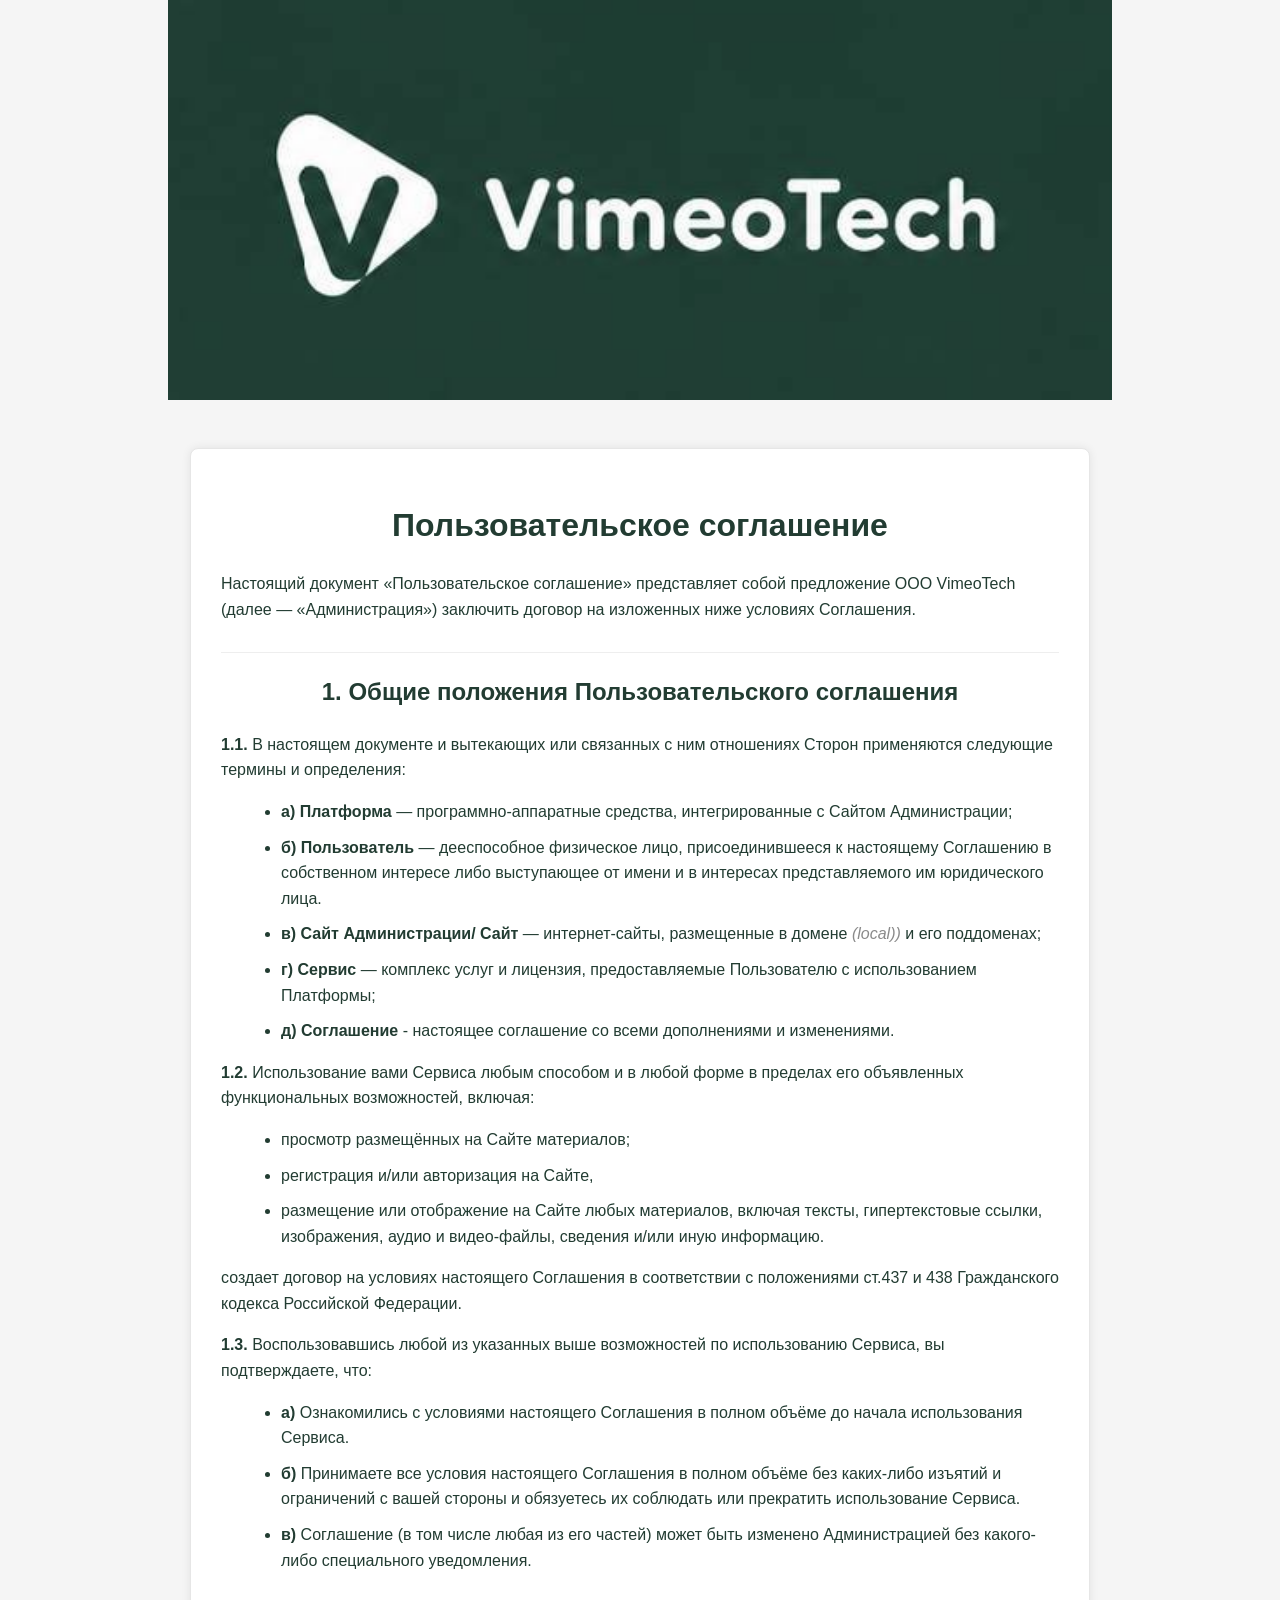
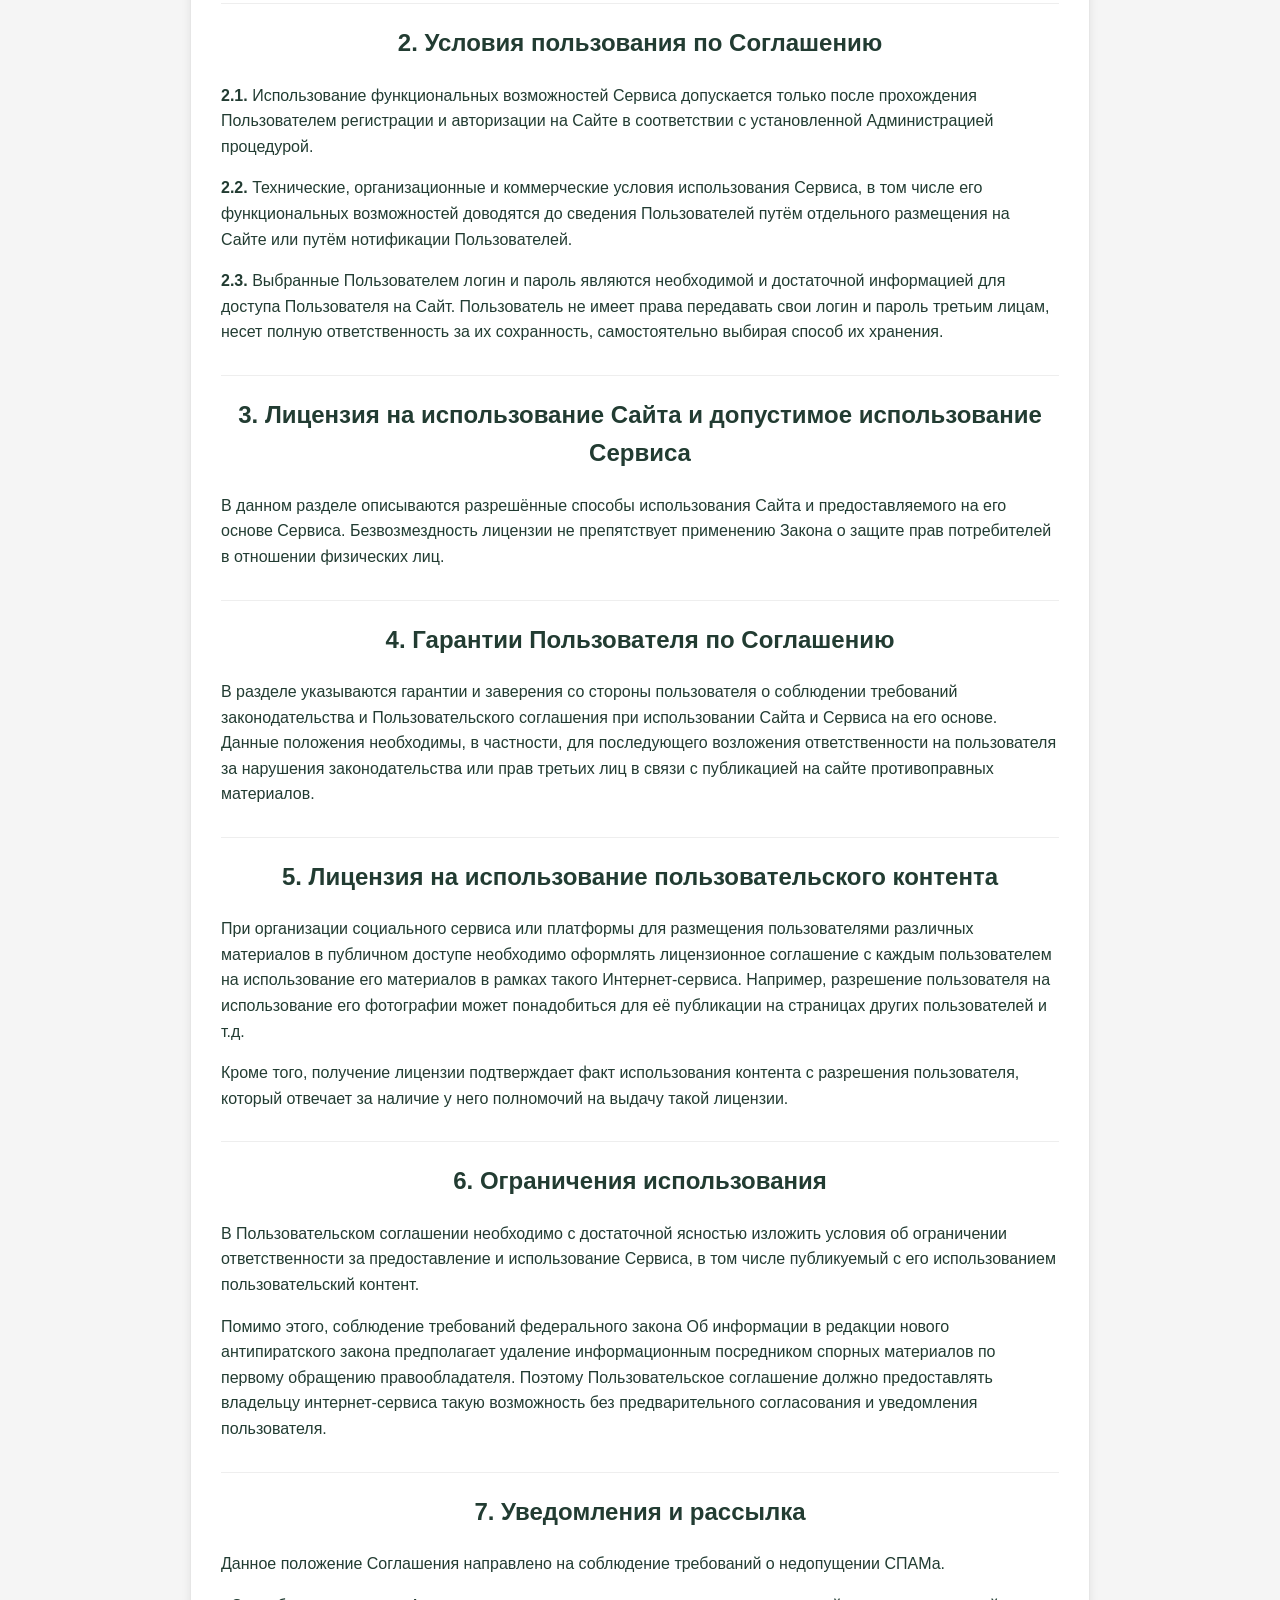
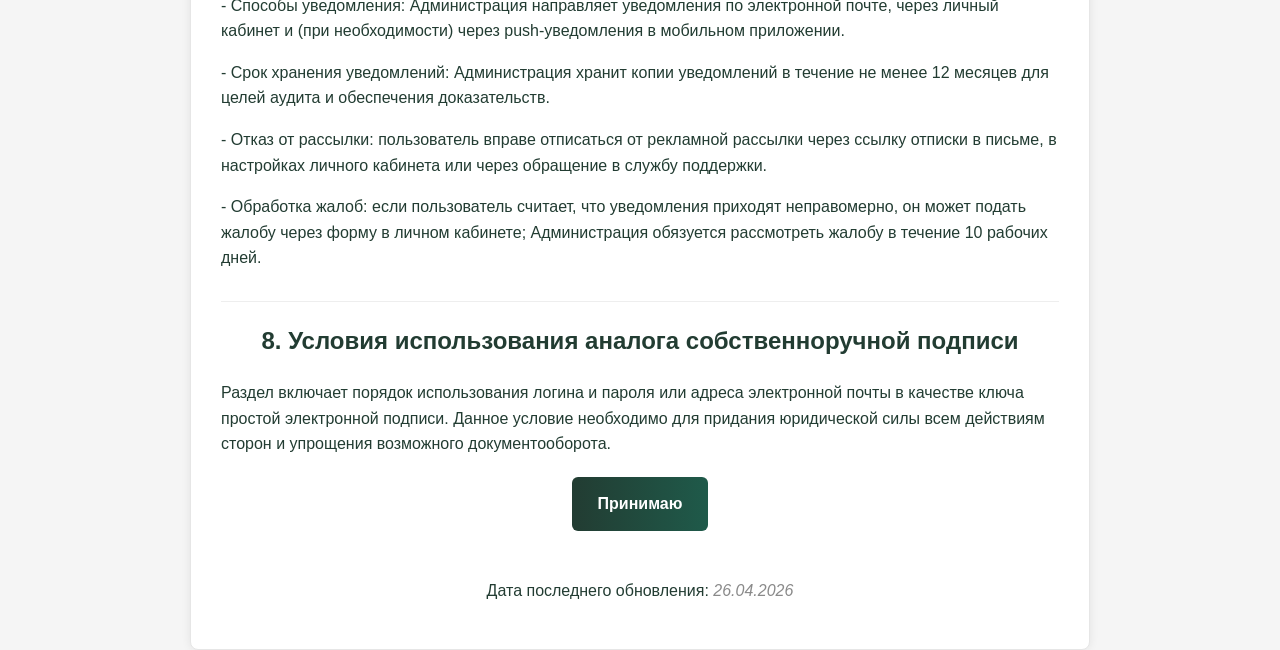
<file: templates/agreement.html>
<!DOCTYPE html>
<html lang="ru">
<head>
  <meta charset="UTF-8" />
  <meta name="viewport" content="width=device-width, initial-scale=1.0"/>
  <title>Пользовательское соглашение</title>
  <link rel="icon" href="{{ url_for('static', filename='favicon.png') }}">
  <style>
    .logo{
            text-align: center;
        }
    :root {
      --bg-page: #F5F5F5;
      --fg: #223C32;
      --container: #ffffff;
      --border: #e6e6e6;
      --shadow: rgba(0,0,0,0.08);
      --placeholder: #8a8a8a;
      --accent: #223C32;
      --bg-angle: 90deg;
      --grad-from: #223C32;
      --grad-to: #1f5a4a;
    }

    * { box-sizing: border-box; }
    html, body { height: 100%; }

    body {
      font-family: Arial, sans-serif;
      line-height: 1.6;
      margin: 0;
      background-color: var(--bg-page);
      color: var(--fg);
    }

    .container {
      max-width: 900px;
      margin: 40px auto;
      background: var(--container);
      padding: 30px;
      border-radius: 8px;
      box-shadow: 0 0 10px var(--shadow);
      border: 1px solid var(--border);
    }

    h1, h2 {
      color: var(--accent);
      text-align: center;
      margin-bottom: 20px;
    }

    h2 {
      margin-top: 30px;
      border-top: 1px solid #eee;
      padding-top: 20px;
    }

    p { margin-bottom: 15px; }
    ul { margin-left: 20px; margin-bottom: 15px; }
    li { margin-bottom: 10px; }
    strong { font-weight: bold; }

    .placeholder {
      color: var(--placeholder);
      font-style: italic;
    }

    a {
      color: var(--grad-from);
      text-decoration: none;
    }

    a:hover, a:focus { text-decoration: none; }


    .accept {
      text-align: center;
      margin-top: 20px;
    }


    .accept .btn {
      display: inline-block;
      padding: 14px 26px;      
      border-radius: 6px;
      color: #fff;
      border: 0;
      cursor: pointer;
      text-decoration: none;
      font-size: 16px;
      font-weight: bold;
      position: relative;
      overflow: hidden;
      background: linear-gradient(var(--bg-angle, 90deg), var(--grad-from), var(--grad-to));
      transition: transform 0.15s ease, box-shadow 0.15s ease, background 0.25s ease;
      outline: none;
      user-select: none;
    }

    .accept .btn:hover,
    .accept .btn:focus {
      background: #223C32;
      box-shadow: inset 0 0 0 1000px rgba(34,60,50,0.25);
      transform: translateY(-1px);
    }

    .accept .btn:active {
      transform: translateY(0);
      box-shadow: inset 0 0 0 1000px rgba(34,60,50,0.35);
    }

    @media (max-width: 640px) {
      .container { margin: 20px; padding: 20px; }
    }
  </style>
</head>
<body>

      <div class="logo">
        <img src="/static/logo1.png" alt="VimeoTech Logo" style="height:400px;width:auto;">
      </div>

     <div class="container">

    <h1>Пользовательское соглашение</h1>

    <p>Настоящий документ «Пользовательское соглашение» представляет собой предложение ООО VimeoTech (далее — «Администрация») заключить договор на изложенных ниже условиях Соглашения.</p>

    <h2>1. Общие положения Пользовательского соглашения</h2>

    <p><strong>1.1.</strong> В настоящем документе и вытекающих или связанных с ним отношениях Сторон применяются следующие термины и определения:</p>

    <ul>
      <li><strong>а) Платформа</strong> — программно-аппаратные средства, интегрированные с Сайтом Администрации;</li>
      <li><strong>б) Пользователь</strong> — дееспособное физическое лицо, присоединившееся к настоящему Соглашению в собственном интересе либо выступающее от имени и в интересах представляемого им юридического лица.</li>
      <li><strong>в) Сайт Администрации/ Сайт</strong> — интернет-сайты, размещенные в домене <span class="placeholder">(local))</span> и его поддоменах;</li>
      <li><strong>г) Сервис</strong> — комплекс услуг и лицензия, предоставляемые Пользователю с использованием Платформы;</li>
      <li><strong>д) Соглашение</strong> - настоящее соглашение со всеми дополнениями и изменениями.</li>
    </ul>

    <p><strong>1.2.</strong> Использование вами Сервиса любым способом и в любой форме в пределах его объявленных функциональных возможностей, включая:</p>

    <ul>
      <li>просмотр размещённых на Сайте материалов;</li>
      <li>регистрация и/или авторизация на Сайте,</li>
      <li>размещение или отображение на Сайте любых материалов, включая тексты, гипертекстовые ссылки, изображения, аудио и видео-файлы, сведения и/или иную информацию.</li>
    </ul>

    <p>создает договор на условиях настоящего Соглашения в соответствии с положениями ст.437 и 438 Гражданского кодекса Российской Федерации.</p>

    <p><strong>1.3.</strong> Воспользовавшись любой из указанных выше возможностей по использованию Сервиса, вы подтверждаете, что:</p>

    <ul>
      <li><strong>а)</strong> Ознакомились с условиями настоящего Соглашения в полном объёме до начала использования Сервиса.</li>
      <li><strong>б)</strong> Принимаете все условия настоящего Соглашения в полном объёме без каких-либо изъятий и ограничений с вашей стороны и обязуетесь их соблюдать или прекратить использование Сервиса.</li>
      <li><strong>в)</strong> Соглашение (в том числе любая из его частей) может быть изменено Администрацией без какого-либо специального уведомления.</li>
    </ul>

    <h2>2. Условия пользования по Соглашению</h2>

    <p><strong>2.1.</strong> Использование функциональных возможностей Сервиса допускается только после прохождения Пользователем регистрации и авторизации на Сайте в соответствии с установленной Администрацией процедурой.</p>

    <p><strong>2.2.</strong> Технические, организационные и коммерческие условия использования Сервиса, в том числе его функциональных возможностей доводятся до сведения Пользователей путём отдельного размещения на Сайте или путём нотификации Пользователей.</p>

    <p><strong>2.3.</strong> Выбранные Пользователем логин и пароль являются необходимой и достаточной информацией для доступа Пользователя на Сайт. Пользователь не имеет права передавать свои логин и пароль третьим лицам, несет полную ответственность за их сохранность, самостоятельно выбирая способ их хранения.</p>

    <h2>3. Лицензия на использование Сайта и допустимое использование Сервиса</h2>

    <p>В данном разделе описываются разрешённые способы использования Сайта и предоставляемого на его основе Сервиса. Безвозмездность лицензии не препятствует применению Закона о защите прав потребителей в отношении физических лиц.</p>



    <h2>4. Гарантии Пользователя по Соглашению</h2>

    <p>В разделе указываются гарантии и заверения со стороны пользователя о соблюдении требований законодательства и Пользовательского соглашения при использовании Сайта и Сервиса на его основе. Данные положения необходимы, в частности, для последующего возложения ответственности на пользователя за нарушения законодательства или прав третьих лиц в связи с публикацией на сайте противоправных материалов.</p>



    <h2>5. Лицензия на использование пользовательского контента</h2>

    <p>При организации социального сервиса или платформы для размещения пользователями различных материалов в публичном доступе необходимо оформлять лицензионное соглашение с каждым пользователем на использование его материалов в рамках такого Интернет-сервиса. Например, разрешение пользователя на использование его фотографии может понадобиться для её публикации на страницах других пользователей и т.д.</p>

    <p>Кроме того, получение лицензии подтверждает факт использования контента с разрешения пользователя, который отвечает за наличие у него полномочий на выдачу такой лицензии.</p>



    <h2>6. Ограничения использования</h2>

    <p>В Пользовательском соглашении необходимо с достаточной ясностью изложить условия об ограничении ответственности за предоставление и использование Сервиса, в том числе публикуемый с его использованием пользовательский контент.</p>

    <p>Помимо этого, соблюдение требований федерального закона Об информации в редакции нового антипиратского закона предполагает удаление информационным посредником спорных материалов по первому обращению правообладателя. Поэтому Пользовательское соглашение должно предоставлять владельцу интернет-сервиса такую возможность без предварительного согласования и уведомления пользователя.</p>



    <h2>7. Уведомления и рассылка</h2>

    <p>Данное положение Соглашения направлено на соблюдение требований о недопущении СПАМа.</p>
    <p>- Способы уведомления: Администрация направляет уведомления по электронной почте, через личный кабинет и (при необходимости) через push-уведомления в мобильном приложении.</p>
    <p>- Срок хранения уведомлений: Администрация хранит копии уведомлений в течение не менее 12 месяцев для целей аудита и обеспечения доказательств.</p>
    <p>- Отказ от рассылки: пользователь вправе отписаться от рекламной рассылки через ссылку отписки в письме, в настройках личного кабинета или через обращение в службу поддержки.</p>
    <p>- Обработка жалоб: если пользователь считает, что уведомления приходят неправомерно, он может подать жалобу через форму в личном кабинете; Администрация обязуется рассмотреть жалобу в течение 10 рабочих дней.</p>




    <h2>8. Условия использования аналога собственноручной подписи</h2>

    <p>Раздел включает порядок использования логина и пароля или адреса электронной почты в качестве ключа простой электронной подписи. Данное условие необходимо для придания юридической силы всем действиям сторон и упрощения возможного документооборота.</p>

    <div class="accept" aria-label="Принимаю соглашение">
      <a href="/sogl" class="btn" role="button">Принимаю</a>
    </div>

    <p style="text-align: center; margin-top: 40px;">
      Дата последнего обновления: <span class="placeholder">26.04.2026</span>
    </p>

  </div>

</body>
</html>
</file>
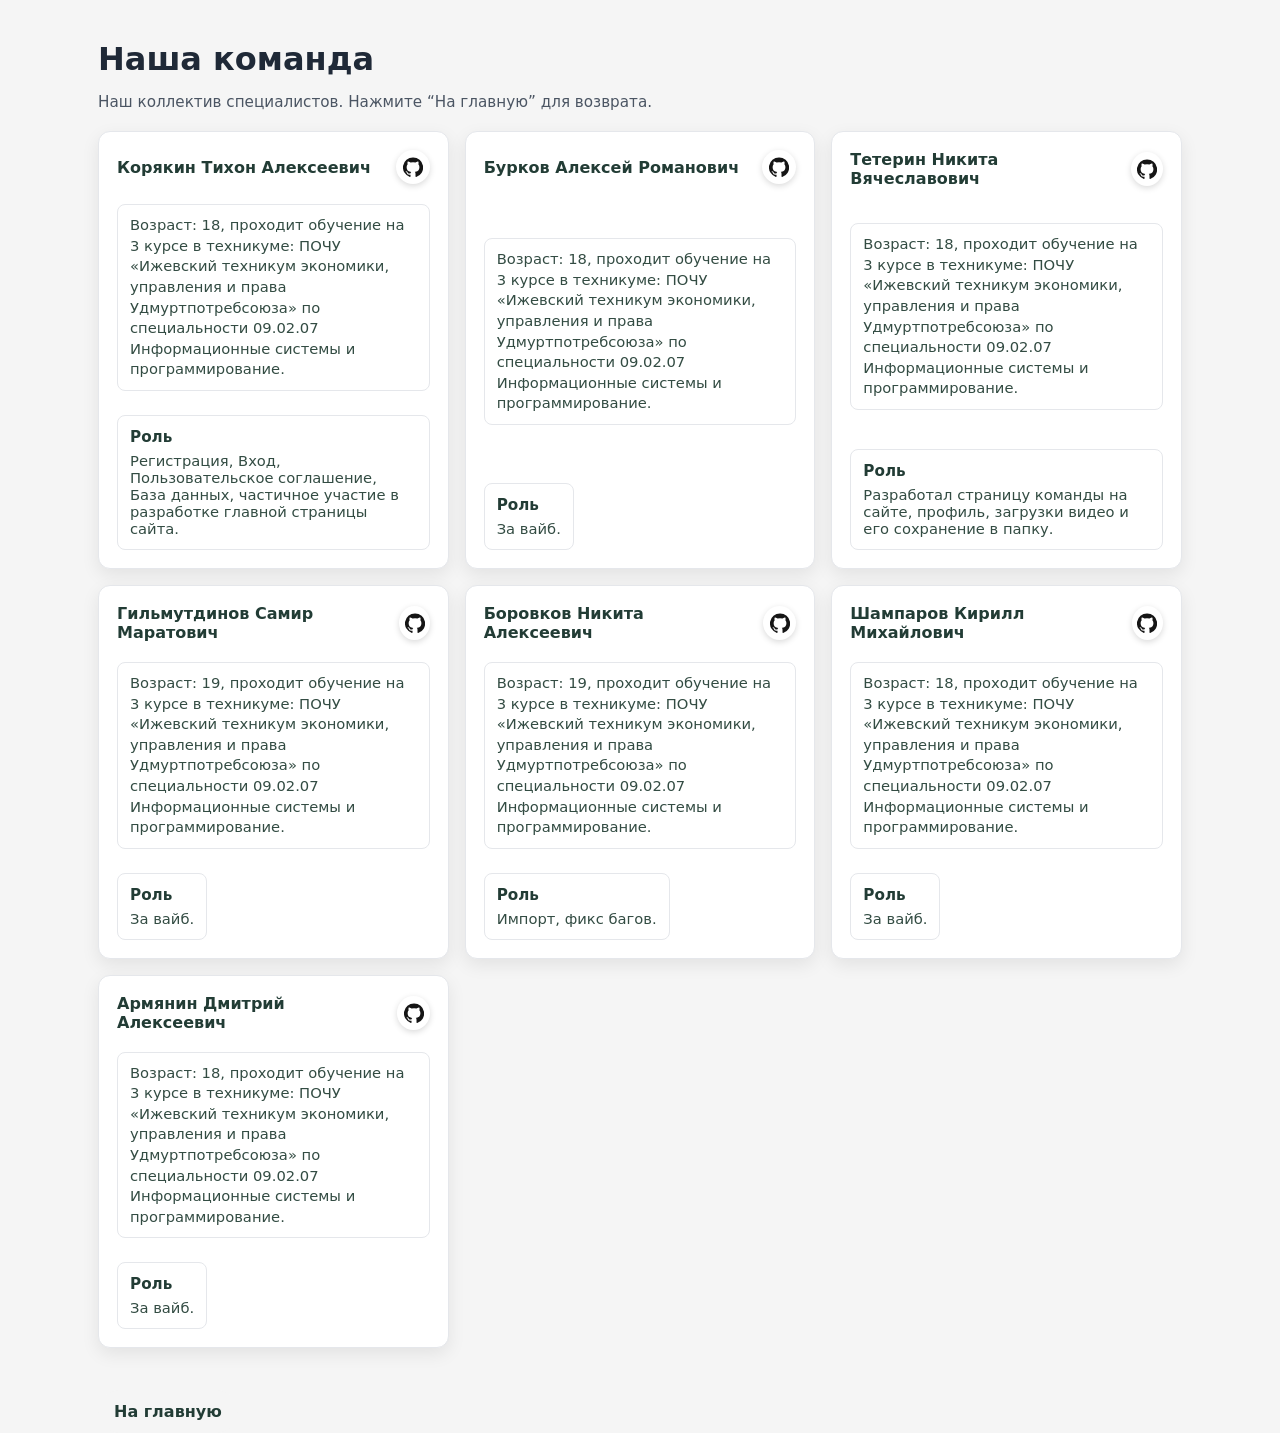
<file: templates/team.html>
<!DOCTYPE html>
<html lang="ru">
<head>
  <meta charset="UTF-8" />
  <meta name="viewport" content="width=device-width, initial-scale=1.0" />
  <title>Наша команда</title>
  <link rel="icon" href="{{ url_for('static', filename='favicon.png') }}">

  <style>
    :root{
      --bg: #223C35;
      --card: #ffffff;
      --text: #F5F5F5;
      --muted: #d6e0db;
      --border: #e5e5e5;
      --accent: #F5F5F5;
      --radius: 12px;
      --shadow: 0 6px 18px rgba(0,0,0,.08);
    }

    * { box-sizing: border-box; }
    html, body { height: 100%; }
    body {
      margin: 0;
      font-family: "SSF Breakthrough Light", Inter, system-ui, -apple-system, "Segoe UI", Roboto, Arial;
      background: var(--bg);
      color: var(--text);
      padding: 40px 16px 80px;
    }

    header { max-width: 1100px; margin: 0 auto 20px; padding: 0 8px; }
    h1 { font-size: 2rem; font-weight: 700; color: var(--text); margin: 0 0 6px; }
    .subtitle { color: var(--muted); font-size: .95rem; }

    /* Секция команды */
    .team {
      display: grid;
      grid-template-columns: repeat(1, 1fr);
      gap: 16px;
      max-width: 1100px;
      margin: 0 auto;
      padding: 0 8px;
    }

    @media (min-width: 600px) { .team { grid-template-columns: repeat(2, 1fr); } }
    @media (min-width: 900px) { .team { grid-template-columns: repeat(3, 1fr); } }

    .member {
      background: var(--card);
      border: 1px solid var(--border);
      padding: 18px;
      border-radius: var(--radius);
      box-shadow: var(--shadow);
      display: flex;
      align-items: flex-start;
      justify-content: space-between;
      gap: 12px;
      flex-direction: column;
      min-height: 84px;
    }

    .name { font-weight: 700; color: #223C35; }

    /* Колонка описания */
    .description {
      margin-top: 8px;
      padding: 10px 12px;
      border-radius: 8px;
      background: #fff;
      border: 1px solid var(--border);
      color: #334c43;
      font-size: .92rem;
      line-height: 1.4;
    }

    /* GitHub иконка */
    .gh {
      display: inline-flex;
      align-items: center;
      justify-content: center;
      width: 34px; height: 34px;
      border-radius: 50%;
      background: #fff;
      color: #151515;
      text-decoration: none;
      box-shadow: 0 2px 6px rgba(0,0,0,.15);
      transition: transform .2s ease;
      margin-left: auto;
    }
    .gh:hover { transform: translateY(-1px); }

    .member-row {
      display: flex;
      align-items: center;
      gap: 12px;
      width: 100%;
    }

    .role-block {
      margin-top: 12px;
      padding: 12px;
      border: 1px solid var(--border);
      border-radius: 8px;
      background: #fff;
    }

    .role-block h3 {
      margin: 0 0 6px; font-size: .95rem; color: #223C35;
    }
    .role-block p { margin: 0; color: #334c43; font-size: .92rem; }

    .button {
      display: inline-block;
      padding: 12px 16px;
      margin-top: 14px;
      background: #F5F5F5;
      color: #223C35;
      text-decoration: none;
      border-radius: 999px;
      border: 0;
      cursor: pointer;
      font-size: 1rem;
      font-weight: 600;
    }
    .button:hover { background: #e0e0e0; }

    @media (prefers-color-scheme: light) {
      :root { --bg: #f5f5f5; --text: #1f2937; --muted: #4b5563; --border: #e5e7eb; --card: #ffffff; }
      body { color: var(--text); }
      .member { background: var(--card); border-color: var(--border); }
      .description { background: #fff; }
    }
  </style>
</head>
<body>
  <header>
    <h1>Наша команда</h1>
    <p class="subtitle">Наш коллектив специалистов. Нажмите “На главную” для возврата.</p>
  </header>

  <section class="team" aria-label="Список участников команды">
      <div class="member">
      <div class="member-row">
        <div class="name"><strong>Корякин Тихон Алексеевич</strong></div>
        <a class="gh" href="https://github.com/westyyk" target="_blank" rel="noopener" aria-label="Профиль GitHub Тихона">
          <svg width="20" height="20" viewBox="0 0 24 24" fill="currentColor" aria-hidden="true">
            <path d="M12 .5a12 12 0 0 0-3.79 23.4c.6.11.82-.26.82-.58v-2.16c-3.35.73-4.05-1.44-4.05-1.44-.55-1.39-1.35-1.76-1.35-1.76-1.1-.75.08-.74.08-.74 1.22.09 1.86 1.25 1.86 1.25 1.08 1.85 2.83 1.32 3.52 1.01.11-.79.42-1.32.76-1.63-2.67-.3-5.48-1.34-5.48-5.95 0-1.32.47-2.4 1.24-3.25-.12-.3-.54-1.52.12-3.17 0 0 1.01-.32 3.3 1.23a11.4 11.4 0 0 1 6 0c2.29-1.55 3.3-1.23 3.3-1.23.66 1.65.24 2.87.12 3.17.77.85 1.24 1.93 1.24 3.25 0 4.62-2.81 5.65-5.49 5.94.43.37.81 1.1.81 2.22v3.29c0 .32.22.69.83.58A12 12 0 0 0 12 .5z"/>
          </svg>
        </a>
      </div>
      <div class="description" aria-label="Описание персонажа Тихона">
        Возраст: 18, проходит обучение на 3 курсе в техникуме: ПОЧУ «Ижевский техникум экономики, управления и права Удмуртпотребсоюза» по специальности 09.02.07 Информационные системы и программирование.
      </div>
      <div class="role-block" aria-label="Описание роли Тихона">
        <h3>Роль</h3>
        <p>Регистрация, Вход, Пользовательское соглашение, База данных, частичное участие в разработке главной страницы сайта.</p>
      </div>
    </div>
    <div class="member">
      <div class="member-row">
        <div class="name"><strong>Бурков Алексей Романович</strong></div>
        <a class="gh" href="https://github.com/USERNAME_2" target="_blank" rel="noopener" aria-label="Профиль GitHub Алексея">
          <svg width="20" height="20" viewBox="0 0 24 24" fill="currentColor" aria-hidden="true">
            <path d="M12 .5a12 12 0 0 0-3.79 23.4c.6.11.82-.26.82-.58v-2.16c-3.35.73-4.05-1.44-4.05-1.44-.55-1.39-1.35-1.76-1.35-1.76-1.1-.75.08-.74.08-.74 1.22.09 1.86 1.25 1.86 1.25 1.08 1.85 2.83 1.32 3.52 1.01.11-.79.42-1.32.76-1.63-2.67-.3-5.48-1.34-5.48-5.95 0-1.32.47-2.4 1.24-3.25-.12-.3-.54-1.52.12-3.17 0 0 1.01-.32 3.3 1.23a11.4 11.4 0 0 1 6 0c2.29-1.55 3.3-1.23 3.3-1.23.66 1.65.24 2.87.12 3.17.77.85 1.24 1.93 1.24 3.25 0 4.62-2.81 5.65-5.49 5.94.43.37.81 1.1.81 2.22v3.29c0 .32.22.69.83.58A12 12 0 0 0 12 .5z"/>
          </svg>
        </a>
      </div>
      <div class="description" aria-label="Описание персонажа Алексея">
        Возраст: 18, проходит обучение на 3 курсе в техникуме: ПОЧУ «Ижевский техникум экономики, управления и права Удмуртпотребсоюза» по специальности 09.02.07 Информационные системы и программирование.
      </div>
      <div class="role-block" aria-label="Описание роли Алексея">
        <h3>Роль</h3>
        <p>За вайб.</p>
      </div>
    </div>
 <div class="member">
      <div class="member-row">
        <div class="name"><strong>Тетерин Никита Вячеславович</strong></div>
        <a class="gh" href="https://github.com/vaxizess" target="_blank" rel="noopener" aria-label="Профиль GitHub Никиты">
          <svg width="20" height="20" viewBox="0 0 24 24" fill="currentColor" aria-hidden="true">
            <path d="M12 .5a12 12 0 0 0-3.79 23.4c.6.11.82-.26.82-.58v-2.16c-3.35.73-4.05-1.44-4.05-1.44-.55-1.39-1.35-1.76-1.35-1.76-1.1-.75.08-.74.08-.74 1.22.09 1.86 1.25 1.86 1.25 1.08 1.85 2.83 1.32 3.52 1.01.11-.79.42-1.32.76-1.63-2.67-.3-5.48-1.34-5.48-5.95 0-1.32.47-2.4 1.24-3.25-.12-.3-.54-1.52.12-3.17 0 0 1.01-.32 3.3 1.23a11.4 11.4 0 0 1 6 0c2.29-1.55 3.3-1.23 3.3-1.23.66 1.65.24 2.87.12 3.17.77.85 1.24 1.93 1.24 3.25 0 4.62-2.81 5.65-5.49 5.94.43.37.81 1.1.81 2.22v3.29c0 .32.22.69.83.58A12 12 0 0 0 12 .5z"/>
          </svg>
        </a>
      </div>
      <div class="description" aria-label="Описание персонажа Никиты">
        Возраст: 18, проходит обучение на 3 курсе в техникуме: ПОЧУ «Ижевский техникум экономики, управления и права Удмуртпотребсоюза» по специальности 09.02.07 Информационные системы и программирование.
      </div>
      <div class="role-block" aria-label="Описание роли Никиты">
        <h3>Роль</h3>
        <p>Разработал страницу команды на сайте, профиль, загрузки видео и его сохранение в папку.</p>
      </div>
    </div>

    <div class="member">
      <div class="member-row">
        <div class="name"><strong>Гильмутдинов Самир Маратович</strong></div>
        <a class="gh" href="https://github.com/USERNAME_3" target="_blank" rel="noopener" aria-label="Профиль GitHub Самира">
          <svg width="20" height="20" viewBox="0 0 24 24" fill="currentColor" aria-hidden="true">
            <path d="M12 .5a12 12 0 0 0-3.79 23.4c.6.11.82-.26.82-.58v-2.16c-3.35.73-4.05-1.44-4.05-1.44-.55-1.39-1.35-1.76-1.35-1.76-1.1-.75.08-.74.08-.74 1.22.09 1.86 1.25 1.86 1.25 1.08 1.85 2.83 1.32 3.52 1.01.11-.79.42-1.32.76-1.63-2.67-.3-5.48-1.34-5.48-5.95 0-1.32.47-2.4 1.24-3.25-.12-.3-.54-1.52.12-3.17 0 0 1.01-.32 3.3 1.23a11.4 11.4 0 0 1 6 0c2.29-1.55 3.3-1.23 3.3-1.23.66 1.65.24 2.87.12 3.17.77.85 1.24 1.93 1.24 3.25 0 4.62-2.81 5.65-5.49 5.94.43.37.81 1.1.81 2.22v3.29c0 .32.22.69.83.58A12 12 0 0 0 12 .5z"/>
          </svg>
        </a>
      </div>
      <div class="description" aria-label="Описание персонажа Самира">
        Возраст: 19, проходит обучение на 3 курсе в техникуме: ПОЧУ «Ижевский техникум экономики, управления и права Удмуртпотребсоюза» по специальности 09.02.07 Информационные системы и программирование.
      </div>
      <div class="role-block" aria-label="Описание роли Самира">
        <h3>Роль</h3>
        <p>За вайб.</p>
      </div>
    </div>

    <div class="member">
      <div class="member-row">
        <div class="name"><strong>Боровков Никита Алексеевич</strong></div>
        <a class="gh" href="https://github.com/anywhens" target="_blank" rel="noopener" aria-label="Профиль GitHub Никиты">
          <svg width="20" height="20" viewBox="0 0 24 24" fill="currentColor" aria-hidden="true">
            <path d="M12 .5a12 12 0 0 0-3.79 23.4c.6.11.82-.26.82-.58v-2.16c-3.35.73-4.05-1.44-4.05-1.44-.55-1.39-1.35-1.76-1.35-1.76-1.1-.75.08-.74.08-.74 1.22.09 1.86 1.25 1.86 1.25 1.08 1.85 2.83 1.32 3.52 1.01.11-.79.42-1.32.76-1.63-2.67-.3-5.48-1.34-5.48-5.95 0-1.32.47-2.4 1.24-3.25-.12-.3-.54-1.52.12-3.17 0 0 1.01-.32 3.3 1.23a11.4 11.4 0 0 1 6 0c2.29-1.55 3.3-1.23 3.3-1.23.66 1.65.24 2.87.12 3.17.77.85 1.24 1.93 1.24 3.25 0 4.62-2.81 5.65-5.49 5.94.43.37.81 1.1.81 2.22v3.29c0 .32.22.69.83.58A12 12 0 0 0 12 .5z"/>
          </svg>
        </a>
      </div>
      <div class="description" aria-label="Описание персонажа Никиты">
        Возраст: 19, проходит обучение на 3 курсе в техникуме: ПОЧУ «Ижевский техникум экономики, управления и права Удмуртпотребсоюза» по специальности 09.02.07 Информационные системы и программирование.
      </div>
      <div class="role-block" aria-label="Описание роли Никиты">
        <h3>Роль</h3>
        <p>Импорт, фикс багов.</p>
      </div>
    </div>

    <div class="member">
      <div class="member-row">
        <div class="name"><strong>Шампаров Кирилл Михайлович</strong></div>
        <a class="gh" href="https://github.com/USERNAME_5" target="_blank" rel="noopener" aria-label="Профиль GitHub Кирилла">
          <svg width="20" height="20" viewBox="0 0 24 24" fill="currentColor" aria-hidden="true">
            <path d="M12 .5a12 12 0 0 0-3.79 23.4c.6.11.82-.26.82-.58v-2.16c-3.35.73-4.05-1.44-4.05-1.44-.55-1.39-1.35-1.76-1.35-1.76-1.1-.75.08-.74.08-.74 1.22.09 1.86 1.25 1.86 1.25 1.08 1.85 2.83 1.32 3.52 1.01.11-.79.42-1.32.76-1.63-2.67-.3-5.48-1.34-5.48-5.95 0-1.32.47-2.4 1.24-3.25-.12-.3-.54-1.52.12-3.17 0 0 1.01-.32 3.3 1.23a11.4 11.4 0 0 1 6 0c2.29-1.55 3.3-1.23 3.3-1.23.66 1.65.24 2.87.12 3.17.77.85 1.24 1.93 1.24 3.25 0 4.62-2.81 5.65-5.49 5.94.43.37.81 1.1.81 2.22v3.29c0 .32.22.69.83.58A12 12 0 0 0 12 .5z"/>
          </svg>
        </a>
      </div>
      <div class="description" aria-label="Описание персонажа Кирилла">
        Возраст: 18, проходит обучение на 3 курсе в техникуме: ПОЧУ «Ижевский техникум экономики, управления и права Удмуртпотребсоюза» по специальности 09.02.07 Информационные системы и программирование.
      </div>
      <div class="role-block" aria-label="Описание роли Кирилла">
        <h3>Роль</h3>
        <p>За вайб.</p>
      </div>
    </div>
          <div class="member">
      <div class="member-row">
        <div class="name"><strong>Армянин Дмитрий Алексеевич</strong></div>
        <a class="gh" href="https://github.com/USERNAME_1" target="_blank" rel="noopener" aria-label="Профиль GitHub Дмитрия">
          <svg width="20" height="20" viewBox="0 0 24 24" fill="currentColor" aria-hidden="true">
            <path d="M12 .5a12 12 0 0 0-3.79 23.4c.6.11.82-.26.82-.58v-2.16c-3.35.73-4.05-1.44-4.05-1.44-.55-1.39-1.35-1.76-1.35-1.76-1.1-.75.08-.74.08-.74 1.22.09 1.86 1.25 1.86 1.25 1.08 1.85 2.83 1.32 3.52 1.01.11-.79.42-1.32.76-1.63-2.67-.3-5.48-1.34-5.48-5.95 0-1.32.47-2.4 1.24-3.25-.12-.3-.54-1.52.12-3.17 0 0 1.01-.32 3.3 1.23a11.4 11.4 0 0 1 6 0c2.29-1.55 3.3-1.23 3.3-1.23.66 1.65.24 2.87.12 3.17.77.85 1.24 1.93 1.24 3.25 0 4.62-2.81 5.65-5.49 5.94.43.37.81 1.1.81 2.22v3.29c0 .32.22.69.83.58A12 12 0 0 0 12 .5z"/>
          </svg>
        </a>
      </div>
      <div class="description" aria-label="Описание персонажа Дмитрия">
        Возраст: 18, проходит обучение на 3 курсе в техникуме: ПОЧУ «Ижевский техникум экономики, управления и права Удмуртпотребсоюза» по специальности 09.02.07 Информационные системы и программирование.
      </div>
      <div class="role-block" aria-label="Описание роли Дмитрия">
        <h3>Роль</h3>
        <p>За вайб.</p>
      </div>
    </div>
  </section>

  <div style="max-width:1100px;margin:28px auto 0;padding:0 8px;">
    <a href="/main" class="button" aria-label="Перейти на главную страницу">На главную</a>
  </div>
</body>
</html>
</file>
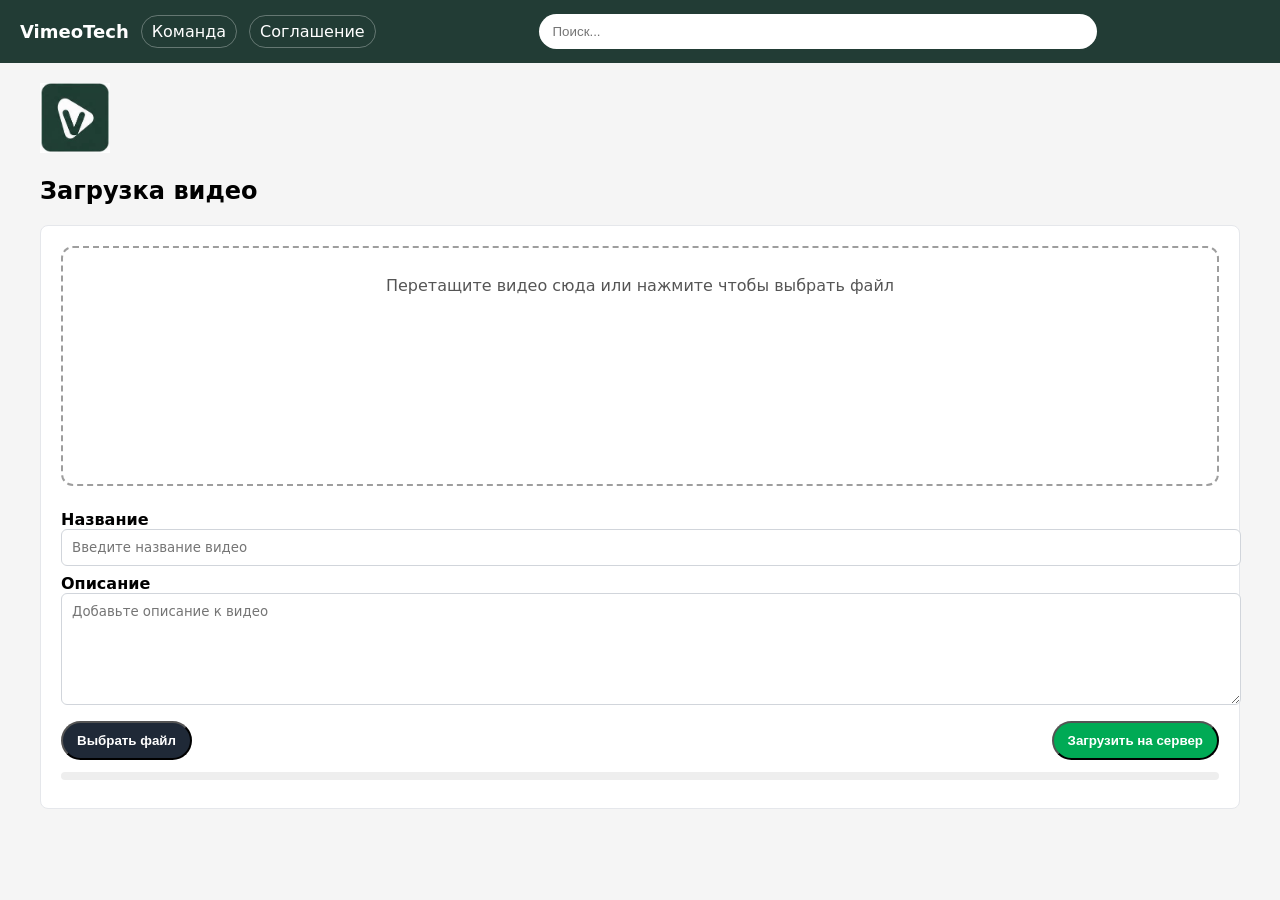
<file: templates/upload.html>
<!DOCTYPE html>
<html lang="ru">
<head>
  <meta charset="UTF-8" />
  <title>Загрузка видео - VimeoTech</title>
  <link rel="icon" href="{{ url_for('static', filename='favicon.png') }}">
  <style>
    .upload-area {
      border: 2px dashed #9e9e9e;
      border-radius: 12px;
      padding: 28px;
      text-align: center;
      color: #555;
      background: #fff;
      transition: border-color .2s ease;
      cursor: pointer;
    }
    .upload-area.dragover {
      border-color: #3b82f6;
      color: #374151;
      background: #f8fbff;
    }
    #preview {
      margin-top: 16px;
      width: 100%;
      max-width: 840px;
      height: auto;
      display: none;
    }
    .row { display:flex; gap:12px; align-items:center; flex-wrap:wrap; }
    .card { background:#fff; border-radius:8px; padding:16px; border:1px solid #e5e7eb; }
    .btn {
      display:inline-block;
      padding:10px 14px;
      border-radius:999px;
      background:#1f2937;
      color:#fff;
      text-decoration:none;
      font-weight:600;
    }
    .hidden { display:none; }
    .progress {
      width: 100%;
      height: 8px;
      background: #eee;
      border-radius: 6px;
      overflow: hidden;
      margin-top: 12px;
    }
    .progress > span {
      display: block;
      height: 100%;
      width: 0%;
      background: #3b82f6;
      transition: width .2s ease;
    }
    label { display:block; margin-top:8px; font-weight:600; }
    input.title, textarea.desc {
      width: 100%;
      padding: 10px;
      border-radius:6px;
      border:1px solid #d1d5db;
      font-family: inherit;
    }
    textarea.desc { min-height: 90px; resize: vertical; }
  </style>
</head>
<body style="margin:0; padding:0; background:#F5F5F5; font-family:system-ui;">
  <!-- Заголовок -->
  <header style="display:flex; align-items:center; justify-content:space-between; padding:14px 20px; background:#223C35; color:#fff; position:sticky; top:0;">
    <div style="display:flex; align-items:center; gap:12px;">
      <a href="/" style="color:#fff; text-decoration:none;">
        <h1 style="margin:0; font-size:18px;">VimeoTech</h1>
      </a>
      <a href="/team" style="color:#fff; text-decoration:none; padding:6px 10px; border:1px solid rgba(255,255,255,.3); border-radius:999px;">Команда</a>
      <a href="/agreement" style="color:#fff; text-decoration:none; padding:6px 10px; border:1px solid rgba(255,255,255,.3); border-radius:999px;">Соглашение</a>
    </div>
    <div style="flex:1; display:flex; justify-content:center;">
      <input placeholder="Поиск..." style="width:60%; padding:10px 14px; border-radius:999px; border:none;">
    </div>
    <div>
      <!-- здесь можно оставить кнопки пользователя, если нужно -->
    </div>
  </header>

  <main style="padding:20px; max-width:1200px; margin:0 auto;">
      <img src="/static/logo2.png" alt="VimeoTech Logo" style="height:70px; width:auto; display:inline-block;">
    <h2>Загрузка видео</h2>

    <form id="uploadForm" action="/upload" method="post" enctype="multipart/form-data" class="card" style="padding:20px; margin-top:12px;">
      <div class="row" style="align-items:flex-start;">
        <!-- Левая колонка: зона загрузки -->
        <div id="uploadArea" class="upload-area" role="region" aria-label="Зона загрузки видео" style="flex:1 1 60%; min-height:180px;">
          Перетащите видео сюда или нажмите чтобы выбрать файл
          <input type="file" id="fileInput" name="video" accept="video/*" style="display:none;" />
        </div>

        <!-- Правая колонка: превью -->
        <div style="flex:1 1 35%;">
          <video id="preview" controls></video>
        </div>
      </div>

      <!-- Название и описание -->
      <div style="margin-top:12px;">
        <label for="title">Название</label>
        <input type="text" id="title" name="title" class="title" placeholder="Введите название видео" required>

        <label for="description" style="margin-top:8px;">Описание</label>
        <textarea id="description" name="description" class="desc" placeholder="Добавьте описание к видео"></textarea>
      </div>

      <div class="row" style="margin-top:12px; align-items:center;">
        <button type="button" id="pickBtn" class="btn" style="margin-right:8px;">Выбрать файл</button>
        <button type="submit" class="btn" style="background:#0a5; margin-left:auto;">Загрузить на сервер</button>
      </div>

      <div class="progress" id="progressBar" aria-label="Прогресс загрузки">
        <span></span>
      </div>

      <div id="status" style="margin-top:8px; color:#555;"></div>
    </form>
  </main>

  <script>
    // Элементы
    const uploadArea = document.getElementById('uploadArea');
    const fileInput  = document.getElementById('fileInput');
    const preview    = document.getElementById('preview');
    const pickBtn    = document.getElementById('pickBtn');
    const progressBar = document.getElementById('progressBar');
    const progressBarInner = progressBar.querySelector('span');
    const status     = document.getElementById('status');
    const form       = document.getElementById('uploadForm');
    const titleInput = document.getElementById('title');
    const descInput  = document.getElementById('description');

    // Клик по кнопке выбора файла
    pickBtn.addEventListener('click', () => fileInput.click());

    // Перетащить файл
    ['dragenter','dragover'].forEach(event =>
      uploadArea.addEventListener(event, (e) => {
        e.preventDefault();
        e.stopPropagation();
        uploadArea.classList.add('dragover');
      })
    );
    ['dragleave','drop'].forEach(event =>
      uploadArea.addEventListener(event, (e) => {
        e.preventDefault();
        e.stopPropagation();
        uploadArea.classList.remove('dragover');
      })
    );
    uploadArea.addEventListener('drop', (e) => {
      const files = e.dataTransfer.files;
      if (files && files.length > 0) {
        handleFile(files[0]);
      }
    });

    // Выбор файла через input
    fileInput.addEventListener('change', () => {
      if (fileInput.files && fileInput.files.length > 0) {
        handleFile(fileInput.files[0]);
      }
    });

    function handleFile(file) {
      if (!file.type.startsWith('video/')) {
        status.textContent = 'Пожалуйста, выберите видеофайл.';
        return;
      }

      status.textContent = `Выбран файл: ${file.name} (${(file.size/1024/1024).toFixed(2)} MB)`;

      // Превью
      const url = URL.createObjectURL(file);
      preview.src = url;
      preview.style.display = 'block';

      // Имитируем загрузку
      simulateUpload(file);
    }

    function simulateUpload(file) {
      progressBar.style.display = 'block';
      progressBarInner.style.width = '0%';
      let pct = 0;
      const total = 100;
      const interval = setInterval(() => {
        pct += Math.round(Math.random() * 12) + 6;
        if (pct > total) pct = total;
        progressBarInner.style.width = pct + '%';
        if (pct >= total) {
          clearInterval(interval);
          status.textContent = 'Загрузка завершена. Видео готово к публикации!';
        }
      }, 200);
    }

    // Пример обработки отправки формы (реальная загрузка на сервер)
    form.addEventListener('submit', (e) => {
      // По умолчанию браузер отправит форму. Можно заменить на fetch с FormData.
      // e.preventDefault();
      // const fd = new FormData(form);
      // fetch('/upload', { method: 'POST', body: fd }).then(...);
    });
  </script>
</body>
</html>
</file>
